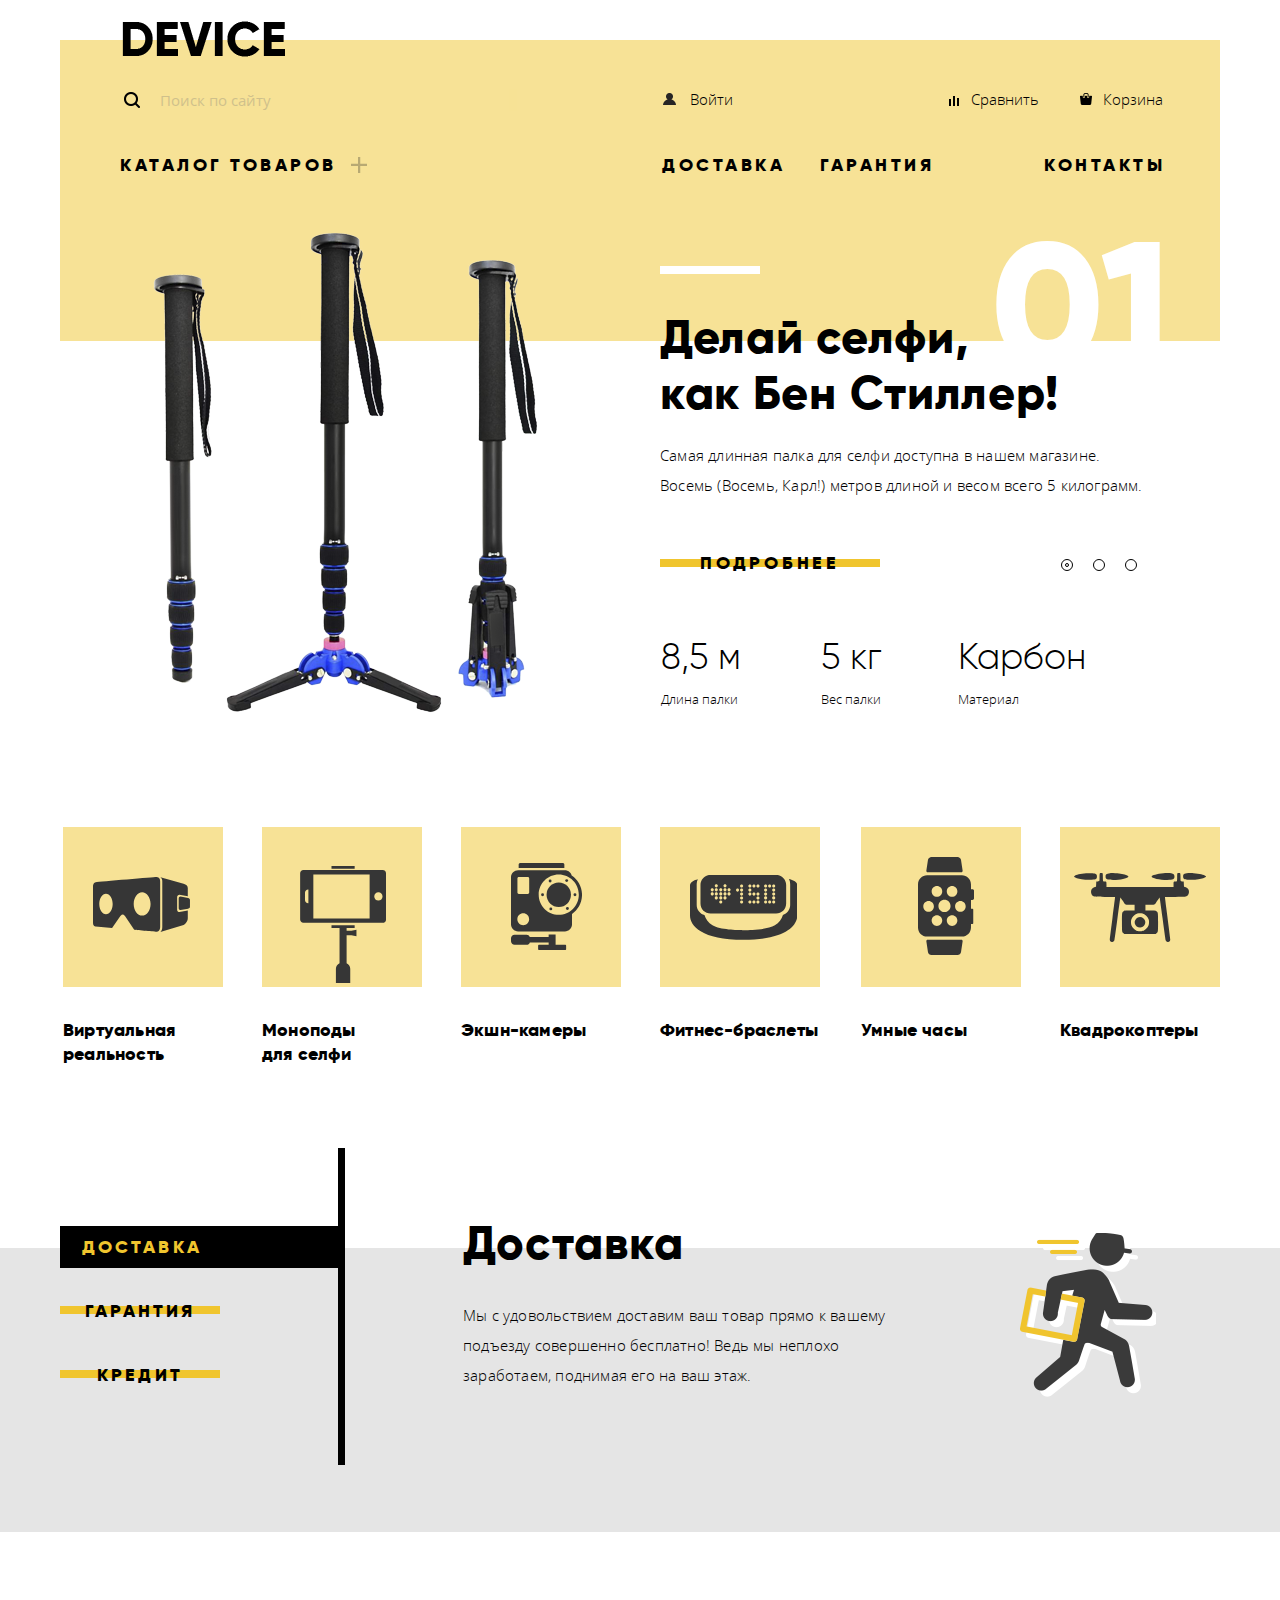
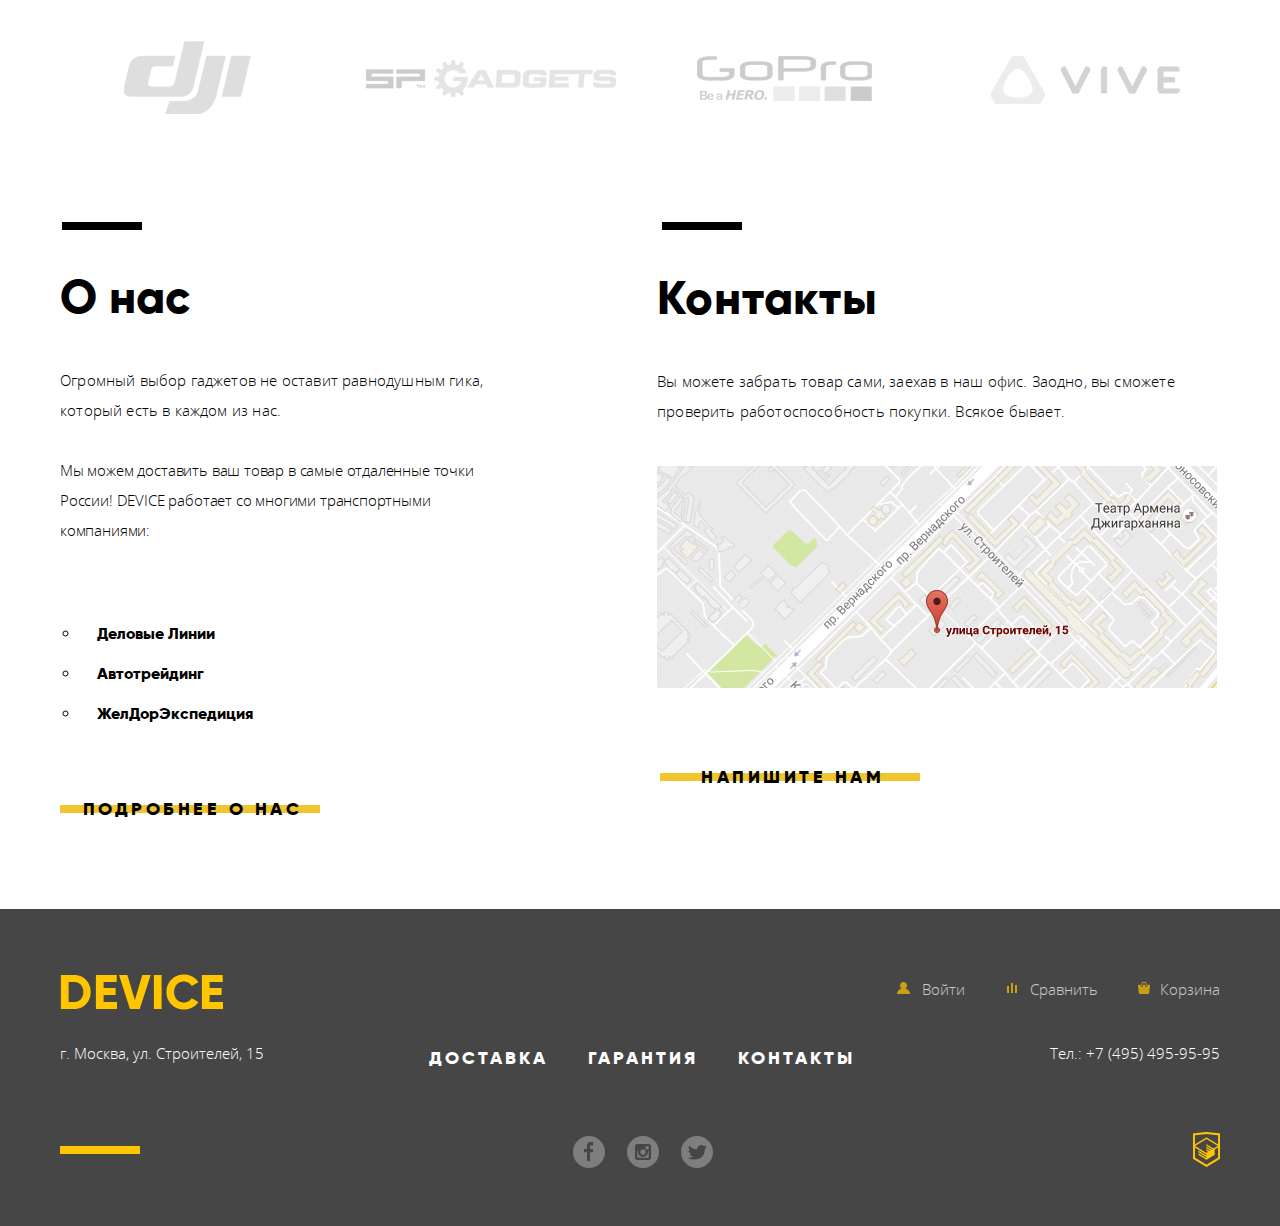
<file: index.html>
<!DOCTYPE html>
<html lang="ru">
    <head>
        <meta charset="utf-8">
        <title>Девайс</title>
        <link href="css/normalize.min.css" rel="stylesheet">
        <link href="css/style.min.css" rel="stylesheet">
    </head>
    <body>
        <header class="container main-header">
            <a class="main-header-logo" href="index.html">
              <img src="img/logo.png" alt="Логотип магазина Device" width="163" height="36">
            </a>
            <div class="header-wrapper">
                <div class="user-menu">
                    <form class="search-form" action="https://echo.htmlacademy.ru" method="get">
                        <label class="visually-hidden" for="search-input">Найти на сайте</label>
                        <input id="search-input" type="search" name="search" placeholder="Поиск по сайту">
                        <button class="btn-search" type="submit">Найти</button>
                    </form>
                    <ul class="user-nav">
                        <li class="user-nav-item">
                            <a class="user-nav-link user-nav-login" href="#">Войти</a>
                        </li>
                        <li class="user-nav-item">
                            <a class="user-nav-link user-nav-compare" href="#">Сравнить</a>
                        </li>
                        <li class="user-nav-item">
                            <a class="user-nav-link user-nav-cart" href="#">Корзина</a>
                        </li>
                    </ul>
                </div>
                <nav>
                    <ul class="main-nav">
                        <li class="main-nav-item dropdown-menu">
                            <a class="dropdown-open-link" href="#">Каталог товаров</a>
                            <ul class="catalog-dropdown">
                                <li class="dropdown-item">
                                    <a class="dropdown-link" href="#">Виртуальная реальность</a>
                                </li>
                                <li class="dropdown-item">
                                    <a class="dropdown-link" href="#">Фитнес-браслеты</a>
                                </li>
                                <li class="dropdown-item">
                                    <a class="dropdown-link" href="#">Квадрокоптеры</a>
                                </li>
                                <li class="dropdown-item">
                                    <a class="dropdown-link" href="catalog.html">Моноподы для селфи</a>
                                </li>
                                <li class="dropdown-item">
                                    <a class="dropdown-link" href="#">Умные часы</a>
                                </li>
                                <li class="dropdown-item">
                                    <a class="dropdown-link" href="#">Экшн-камеры</a>
                                </li>
                            </ul>
                        </li>
                        <li class="main-nav-item">
                            <a href="#">Доставка</a>
                        </li>
                        <li class="main-nav-item">
                            <a href="#">Гарантия</a>
                        </li>
                        <li class="main-nav-item">
                            <a href="#">Контакты</a>
                        </li>
                    </ul>
                </nav>
            </div>
        </header>

        <main>
            <h1 class="visually-hidden">Интернет-магазин гаджетов Device</h1>

            <section class="container slider">
                <h2 class="visually-hidden">Слайдер с товарами</h2>

                <div class="slides slide-1 active">
                    <div class="slider-image">
                        <img src="img/slider-1.png" alt="Селфи-палка" width="384" height="486">
                    </div>

                    <div class="slider-wrapper">
                        <h3 class="title">Делай селфи, <br> как Бен Стиллер!</h3>
                        <p>Самая длинная палка для селфи доступна в нашем магазине.
                            Восемь (Восемь, Карл!) метров длиной и весом всего 5 килограмм.
                        </p>
                        <span class="slide-number">01</span>
                        <a class="btn-link slider-btn" href="#">Подробнее</a>
                        <table>
                            <tr>
                                <td>8,5 м</td><td>5 кг</td><td>Карбон</td>
                            </tr>
                            <tr>
                                <th>Длина палки</th><th>Вес палки</th><th>Материал</th>
                            </tr>
                        </table>
                    </div>
                </div>
                <div class="slides slide-2">
                    <div class="slider-image">
                        <img src="img/slider-2.png" alt="Фитнес-браслет" width="345" height="485">
                    </div>

                    <div class="slider-wrapper">
                        <h3 class="title">Худеем <br> правильно!</h3>
                        <p>Мотивирующие фитнес-браслеты помогут найти в себе силы
                            не пропускать занятия и соблюдать диету.
                        </p>
                        <span class="slide-number">02</span>
                        <a class="btn-link slider-btn" href="#">Подробнее</a>
                        <table>
                            <tr>
                                <td>48 часов</td>
                            </tr>
                            <tr>
                                <th>Без подзарядки</th>
                            </tr>
                        </table>
                    </div>
                </div>
                <div class="slides slide-3">
                    <div class="slider-image">
                        <img src="img/slider-3.png" alt="Дрон" width="526" height="334">
                    </div>

                    <div class="slider-wrapper">
                        <h3 class="title">Порхает как бабочка, жалит как пчела!</h3>
                        <p>Этот обычный, на первый взгляд, квадрокоптер оснащен
                        мощным лазером, замаскированным под стандартную камеру.
                        </p>
                        <span class="slide-number">03</span>
                        <a class="btn-link slider-btn" href="#">Подробнее</a>
                        <table>
                            <tr>
                                <td>800 м</td><td>50 м</td>
                            </tr>
                            <tr>
                                <th>Дальность полета</th><th>Радиус поражения</th>
                            </tr>
                        </table>
                    </div>
                </div>

                <div class="toggles">
                    <button class="slide-toggle toggle-active" type="button">
                        <span class="visually-hidden">Кнопка переключения на слайд 1</span>
                    </button>
                    <button class="slide-toggle" type="button">
                        <span class="visually-hidden">Кнопка переключения на слайд 2</span>
                    </button>
                    <button class="slide-toggle" type="button">
                        <span class="visually-hidden">Кнопка переключения на слайд 3</span>
                    </button>
                </div>
            </section>

            <section class="container categories">
                <h2 class="visually-hidden">Наши товары</h2>
                <ul class="goods-list">
                    <li class="goods-item">
                        <a class="goods-link virtual-reality" href="#">
                            <h3>Виртуальная реальность</h3>
                        </a>
                    </li>
                    <li class="goods-item">
                        <a class="goods-link monopods" href="#">
                            <h3>Моноподы для&nbsp;селфи</h3>
                        </a>
                    </li>
                    <li class="goods-item">
                        <a class="goods-link action-cameras" href="#">
                            <h3>Экшн-камеры</h3>
                        </a>
                    </li>
                    <li class="goods-item">
                        <a class="goods-link fintess-bands" href="#">
                            <h3>Фитнес-браслеты</h3>
                        </a>
                    </li>
                    <li class="goods-item">
                        <a class="goods-link smart-watches" href="#">
                            <h3>Умные часы</h3>
                        </a>
                    </li>
                    <li class="goods-item">
                        <a class="goods-link quadrocopters" href="#">
                            <h3>Квадрокоптеры</h3>
                        </a>
                    </li>
                </ul>
            </section>
            <section class="info">
                <div class="info-wrapper container">
                    <div class="info-selectors-wrapper">
                        <h2 class="visually-hidden">Информационный раздел</h2>
                        <button class="info-selector info-delivery active-info-selector" type="button">Доставка</button>
                        <button class="info-selector info-warranty">Гарантия</button>
                        <button class="info-selector info-credit">Кредит</button>
                    </div>

                    <div class="info-description-wrapper">
                         <div class="info-items info-1 active-info">
                             <h3 class="title">Доставка</h3>
                             <p>
                                 Мы с удовольствием доставим ваш товар прямо к вашему подъезду совершенно бесплатно! Ведь мы неплохо заработаем,
                                 поднимая его на ваш этаж.
                             </p>
                         </div>
                         <div class="info-items info-2">
                             <h3 class="title">Гарантия</h3>
                             <p>Если из-за возгорания купленного у нас товара у вас сгорит дом — не переживайте, мы выдадим вам новый. <br>
                                Товар, не дом, конечно же.
                            </p>
                         </div>
                         <div class="info-items info-3">
                             <h3 class="title">Кредит</h3>
                             <p>Залезть в долговую яму стало проще! Кредитные консультанты подберут для вас наиболее выгодные
                                условия кредита. Выгодные для нашего банка, разумеется.
                            </p>
                         </div>
                     </div>
                 </div>
            </section>

            <section class="brands">
                <div class="container">
                    <h2 class="visually-hidden">Бренды в магазине Device</h2>
                    <a class="brands-link dji-link" href="#">
                        <img src="img/logo-1-gray.png" alt="dji" width="260" height="100">
                    </a>
                    <a class="brands-link sp-gadgets-link" href="#">
                        <img src="img/logo-2-gray.png" alt="sp gadgets" width="260" height="100">
                    </a>
                    <a class="brands-link gopro-link" href="#">
                        <img src="img/logo-3-gray.png" alt="GoPro" width="260" height="100">
                    </a>
                    <a class="brands-link vive-link" href="#">
                        <img src="img/logo-4-gray.png" alt="Vive" width="260" height="100">
                    </a>
                </div>
            </section>

            <div class="about-us-contacts-wrapper container">
                <section class="about-us">
                    <h2 class="title">О нас</h2>
                    <p>Огромный выбор гаджетов не оставит равнодушным гика, который есть в каждом из нас.</p>
                    <p>Мы можем доставить ваш товар в самые отдаленные точки России! DEVICE работает со многими транспортными компаниями:</p>
                    <ul>
                        <li>Деловые Линии</li>
                        <li>Автотрейдинг</li>
                        <li>ЖелДорЭкспедиция</li>
                    </ul>
                    <a class="btn-link" href="#">Подробнее о нас</a>
                </section>

                <section class="contacts">
                    <h2 class="title">Контакты</h2>
                    <p>Вы можете забрать товар сами, заехав в наш офис. Заодно, вы сможете проверить работоспособность покупки. Всякое бывает.</p>
                    <div class="map">
                        <img class="map-image" src="img/map.jpg" alt="Мы на карте" width="560" height="222">
                    </div>
                    <a class="btn-link write-us-btn" href="#">Напишите нам</a>
                </section>
            </div>
        </main>

        <footer class="page-footer">
            <div class="container">

                <div class="footer-level footer-top">
                    <a class="main-footer-logo">
                      <img src="img/logo-footer.png" width="163" height="36" alt="Логотип магазина Device">
                    </a>
                    <ul class="user-nav-footer">
                        <li class="user-nav-item-footer unlogged">
                            <a class="login-link" href="#">Войти</a>
                        </li>
                        <li class="user-nav-item-footer unlogged">
                            <a class="compare-link" href="#">Сравнить</a>
                        </li>
                        <li class="user-nav-item-footer unlogged">
                            <a class="cart-link" href="#">Корзина</a>
                        </li>
                    </ul>
                </div>

                <div class="footer-level footer-middle">
                    <p class="adress">г. Москва, ул. Строителей, 15</p>
                    <ul class="main-nav-footer">
                        <li class="main-nav-footer-item">
                            <a href="#">Доставка</a>
                        </li>
                        <li class="main-nav-footer-item">
                            <a href="#">Гарантия</a>
                        </li>
                        <li class="main-nav-footer-item">
                            <a href="#">Контакты</a>
                        </li>
                    </ul>
                    <div class="phone-wrapper">
                        <a class="phone" href="tel:+74954959595">Тел.: +7 (495) 495-95-95</a>
                    </div>
                </div>

                <div class="footer-level footer-bottom">
                    <ul class="social">
                        <li>
                            <a class="social-fb" href="#">
                                <span class="visually-hidden">Facebook</span>
                            </a>
                        </li>
                        <li>
                            <a class="social-inst" href="#">
                                <span class="visually-hidden">Instagram</span>
                            </a>
                        </li>
                        <li>
                            <a class="social-tw" href="#">
                                <span class="visually-hidden">Twitter</span>
                            </a>
                        </li>
                    </ul>
                    <a class="copyright" href="https://htmlacademy.ru/intensive/htmlcss">
                        <span class="visually-hidden">Ссылка на курс HTML Academy</span>
                    </a>
                </div>
            </div>
        </footer>



        <!-- pop ups -->
        <section class="modal modal-write-us">

                <h2 class="visually-hidden">Напишите нам</h2>
                <form class="write-us-form" action="https://echo.htmlacademy.ru" method="post">
                    <div class="name-mail">
                        <div class="name-wrapper">
                            <label for="username">Ваше имя:</label>
                            <input class="form-item name-form" id="username" type="text" name="username" placeholder="Имя Фамилия">
                        </div>

                        <div class="email-wrapper">
                            <label for="email">Ваш e-mail:</label>
                            <input class="form-item email-form" id="email" type="email" name="email" placeholder="email@example.ru">
                        </div>
                    </div>

                    <label for="message">Текст письма:</label>
                    <textarea class="form-item message-form" id="message" name="message" placeholder="В свободной форме"></textarea>

                    <button class="btn-link" type="submit">Отправить</button>
                </form>
                <button class="close-modal write-us-close-modal" type="button">
                    <span class="visually-hidden">Закрыть окно</span>
                </button>

        </section>

        <section class="modal modal-map" id="map">
            <h2 class="visually-hidden">Как до нас добраться</h2>

            <button class="close-modal map-close-modal" type="button">
                <span class="visually-hidden">Закрыть окно</span>
            </button>
        </section>
        <script src="https://api-maps.yandex.ru/2.1/?lang=ru_RU" type="text/javascript"></script>
        <script src="js/script.min.js"></script>
    </body>
</html>
</file>
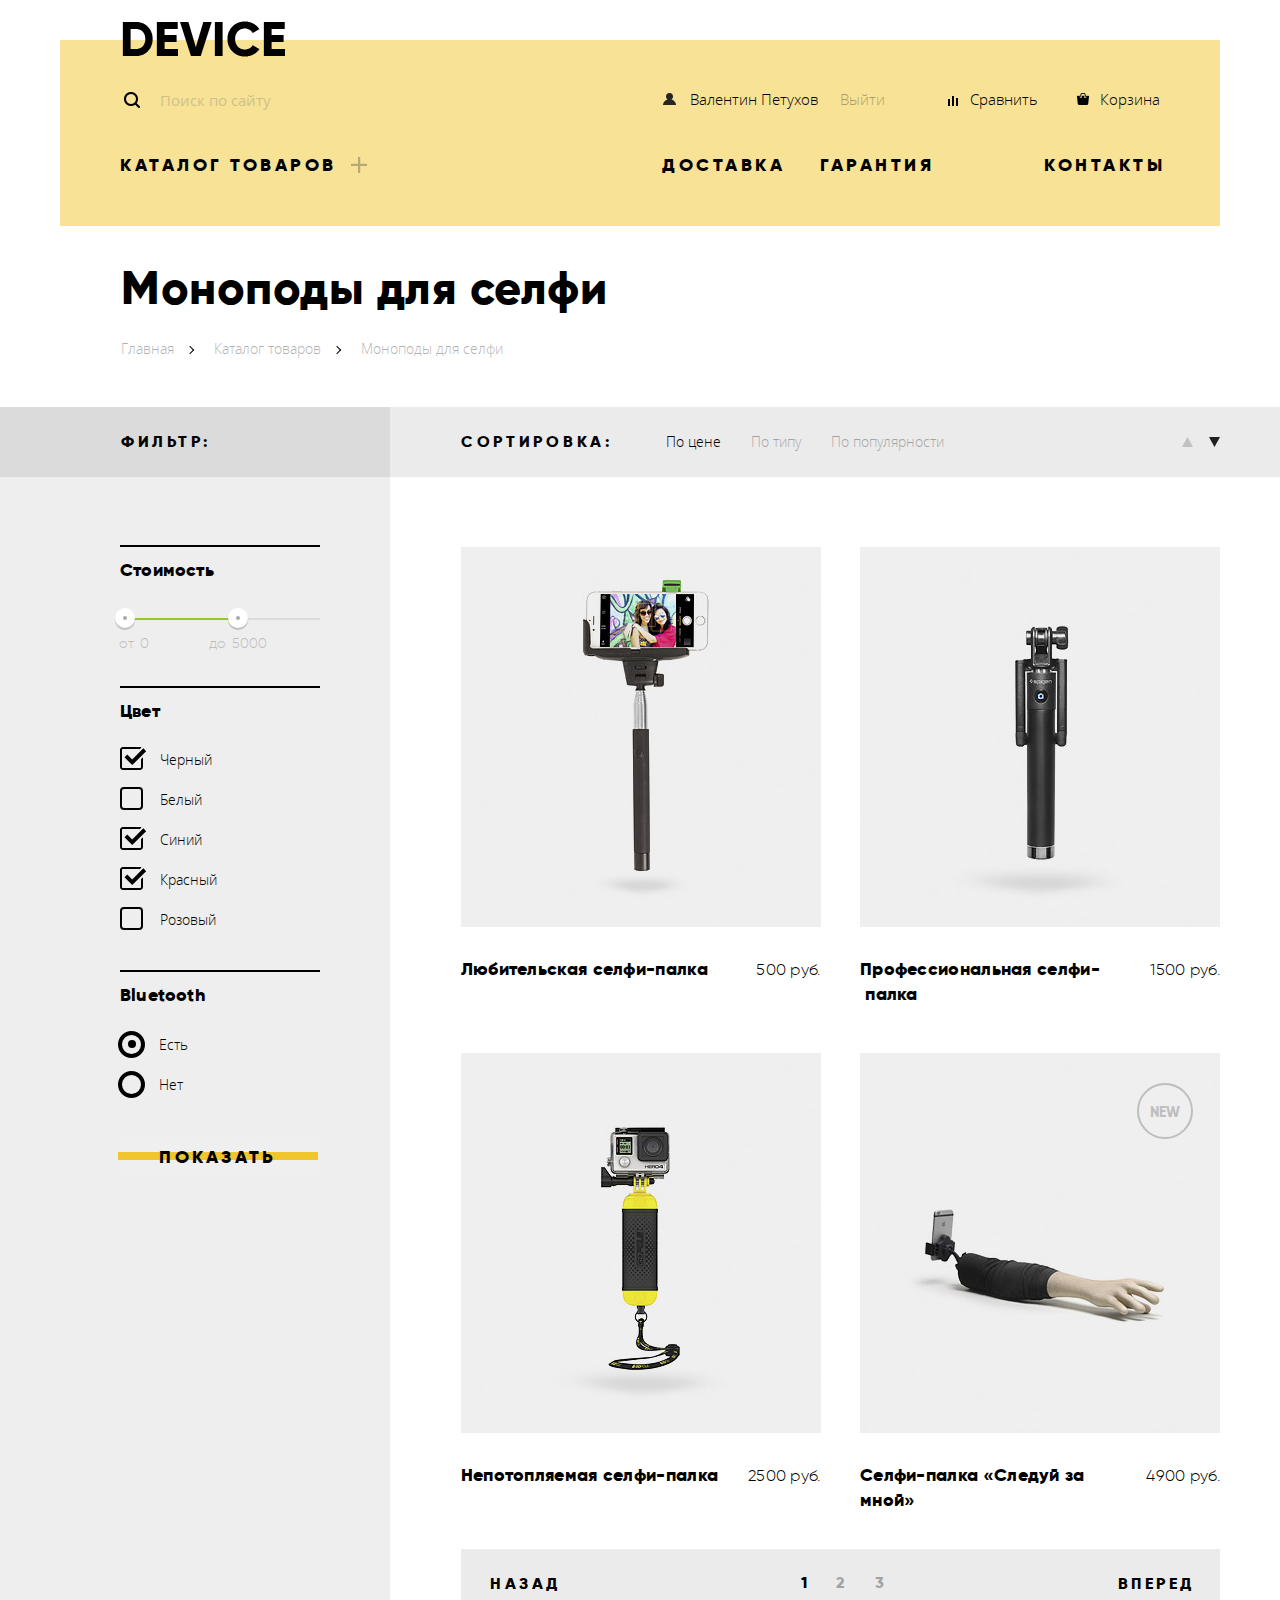
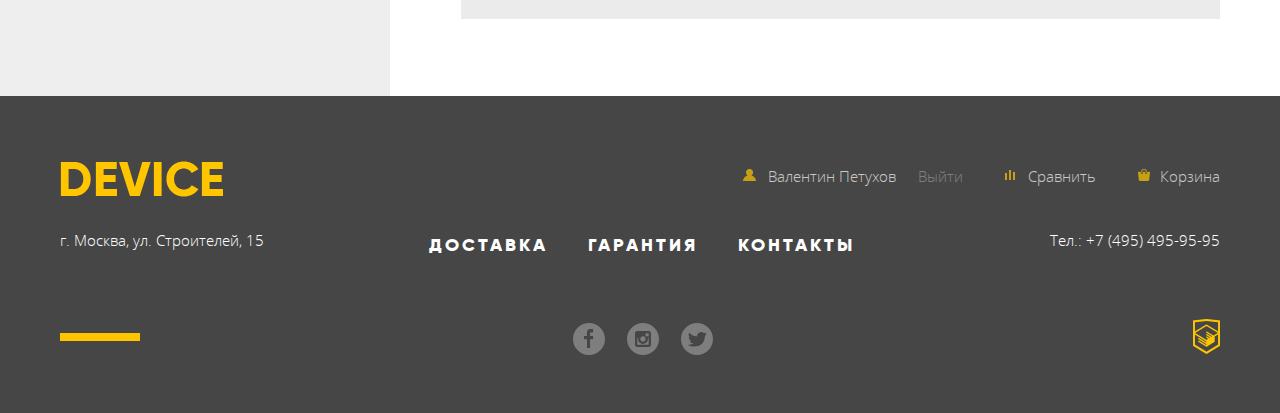
<file: catalog.html>
<!DOCTYPE html>
<html lang="ru">
    <head>
        <meta charset="utf-8">
        <title>Каталог</title>
        <link href="css/normalize.min.css" rel="stylesheet">
        <link href="css/style.min.css" rel="stylesheet">
    </head>
    <body>
        <header class="container main-header">
            <a class="main-header-logo" href="index.html">
              <img src="img/logo.png" alt="Логотип магазина Device" width="163" height="36">
            </a>
            <div class="header-wrapper">
                <div class="user-menu">
                    <form class="search-form" action="https://echo.htmlacademy.ru" method="get">
                        <label class="visually-hidden" for="search-input">Найти на сайте</label>
                        <input id="search-input" type="search" name="search" placeholder="Поиск по сайту">
                        <button class="btn-search" type="submit">Найти</button>
                    </form>
                    <ul class="user-nav user-nav-logged">
                        <li class="user-nav-item logged">
                            <a class="user-nav-link user-nav-login" href="#">Валентин Петухов</a>
                        </li>
                        <li class="user-nav-item logged">
                            <a class="user-nav-link login-out" href="#">Выйти</a>
                        </li>
                        <li class="user-nav-item logged">
                            <a class="user-nav-link user-nav-compare" href="#">Сравнить</a>
                        </li>
                        <li class="user-nav-item logged">
                            <a class="user-nav-link user-nav-cart" href="#">Корзина</a>
                        </li>
                    </ul>
                </div>
                <nav>
                    <ul class="main-nav">
                        <li class="main-nav-item dropdown-menu">
                            <a class="dropdown-open-link" href="#">Каталог товаров</a>
                            <ul class="catalog-dropdown">
                                <li class="dropdown-item">
                                    <a class="dropdown-link" href="#">Виртуальная реальность</a>
                                </li>
                                <li class="dropdown-item">
                                    <a class="dropdown-link" href="#">Фитнес-браслеты</a>
                                </li>
                                <li class="dropdown-item">
                                    <a class="dropdown-link" href="#">Квадрокоптеры</a>
                                </li>
                                <li class="dropdown-item">
                                    <a class="dropdown-link" href="catalog.html">Моноподы для селфи</a>
                                </li>
                                <li class="dropdown-item">
                                    <a class="dropdown-link" href="#">Умные часы</a>
                                </li>
                                <li class="dropdown-item">
                                    <a class="dropdown-link" href="#">Экшн-камеры</a>
                                </li>
                            </ul>
                        </li>
                        <li class="main-nav-item">
                            <a href="#">Доставка</a>
                        </li>
                        <li class="main-nav-item">
                            <a href="#">Гарантия</a>
                        </li>
                        <li class="main-nav-item">
                            <a href="#">Контакты</a>
                        </li>
                    </ul>
                </nav>
            </div>
        </header>

        <main>
            <div class="catalog-top container">
                <h1 class="title">Моноподы для селфи</h1>

                <ul class="breadcrumbs">
                    <li>
                        <a class="breadcrumbs-link" href="index.html">Главная</a> <!-- не понял вопроса. crumbs-link потому что ссылка вложена в breadcrumbs -->
                    </li>
                    <li>
                        <a class="breadcrumbs-link" href="#">Каталог товаров</a>
                    </li>
                    <li>
                        <a class="breadcrumbs-link">Моноподы для селфи</a>
                    </li>
                </ul>
            </div>

            <div class="filter-sorting">
                <div class="filter-sorting-container container">
                    <p class="filter-title" aria-hidden="true">Фильтр:</p>
                    <div class="sort-wrapper">
                        <span class="sort-header">Сортировка:</span>
                        <ul class="goods-sort">
                            <li>
                                <a class="sort-link current-sort" href="#">По цене</a>
                            </li>
                            <li>
                                <a class="sort-link" href="#">По типу</a>
                            </li>
                            <li>
                                <a class="sort-link" href="#">По популярности</a>
                            </li>
                        </ul>
                        <div class="sort-types">
                            <button class="sort-type sort-up" type="button">
                                <img src="img/icon-up-dir.svg" alt="По возрастанию" width="11" height="10">
                            </button>
                            <button class="sort-type sort-down current-sort-type" type="button">
                                <img src="img/icon-up-dir.svg" alt="По убыванию" width="11" height="10">
                            </button>
                        </div>
                    </div>
                </div>
            </div>

            <div class="filter-and-goods">
                <div class="container">
                    <section class="filter">
                        <h2 class="visually-hidden">Фильтр</h2>
                        <form class="filter-form" action="https://echo.htmlacademy.ru" method="get">
                            <fieldset class="filter-section">
                                <legend class="filter-legend">Стоимость</legend>
                                <div class="range-controls">
                                    <div class="scale">
                                        <div class="bar"></div>
                                    </div>
                                    <div class="range-toggle range-toggle-min"></div>
                                    <div class="range-toggle range-toggle-max"></div>

                                        <label class="price-control price-min" for="input-min">
                                            от <input class="range-cost cost-min" id="input-min" type="text" value="0">
                                        </label>

                                        <label class="price-control price-max" for="input-max">
                                            до <input class="range-cost cost-max" id="input-max" type="text" value="5000">
                                        </label>


                                 </div>
                            </fieldset>

                            <fieldset class="filter-section">
                                <legend class="filter-legend">Цвет</legend>
                                <input class="visually-hidden select-color" id="select-black" type="checkbox" name="color" value="black" checked>
                                <label class="filter-label" for="select-black">Черный</label>

                                <input class="visually-hidden select-color" id="select-white" type="checkbox" name="color" value="white" >
                                <label class="filter-label" for="select-white">Белый</label>

                                <input class="visually-hidden select-color" id="select-blue" type="checkbox" name="color" value="blue" checked>
                                <label class="filter-label" for="select-blue">Синий</label>

                                <input class="visually-hidden select-color" id="select-red" type="checkbox" name="color" value="red" checked>
                                <label class="filter-label" for="select-red">Красный</label>

                                <input class="visually-hidden select-color" id="select-pink" type="checkbox" name="color" value="pink">
                                <label class="filter-label" for="select-pink">Розовый</label>
                            </fieldset>

                            <fieldset class="filter-section">
                                <legend class="filter-legend">Bluetooth</legend>
                                <input class="visually-hidden is-bluetooth" id="true" type="radio" name="isBluetooth" value="true" checked>
                                <label for="true" class="filter-label">Есть</label>

                                <input class="visually-hidden is-bluetooth" id="false" type="radio" name="isBluetooth" value="false">
                                <label class="filter-label" for="false">Нет</label>
                            </fieldset>

                            <button class="btn-filter btn-link" type="submit">Показать</button>
                        </form>
                    </section>

                    <div class="goods-wrapper">
                        <section class="catalog">
                            <h2 class="visually-hidden">Список моноподов</h2>
                            <ul class="list-items">
                                <li class="catalog-item">
                                    <div class="item">
                                            <div class="item-image">
                                                <img class="item-img" src="img/item-1.jpg" alt="Любительская селфи-палка" width="360" height="380">
                                                <div class="item-hover">
                                                    <a class="to-cart-link btn-link" href="#">В корзину</a>
                                                    <a class="compare-link" href="#">Добавить к сравнению</a>
                                                </div>
                                            </div>
                                            <div class="item-info">
                                                <h3 class="item-title">
                                                    <a class="item-link" href="#">Любительская селфи-палка</a>
                                                </h3>
                                                <p class="price">500 руб.</p>
                                            </div>
                                    </div>
                                </li>
                                <li class="catalog-item">
                                    <div class="item">
                                            <div class="item-image">
                                                <img src="img/item-2.jpg" alt="Профессиональная селфи-палка" width="360" height="380">
                                                <div class="item-hover">
                                                    <a class="to-cart-link btn-link" href="#" >В корзину</a>
                                                    <a class="compare-link" href="#">Добавить к сравнению</a>
                                                </div>
                                            </div>
                                            <div class="item-info">
                                                <h3 class="item-title">
                                                    <a class="item-link" href="#">Профессиональная селфи-&nbsp;палка</a>
                                                </h3>
                                                <p class="price">1500 руб.</p>
                                            </div>
                                    </div>
                                </li>
                                <li class="catalog-item">
                                    <div class="item">
                                            <div class="item-image">
                                                <img src="img/item-3.jpg" alt="Непотопляемая селфи-палка" width="360" height="380">
                                                <div class="item-hover">
                                                    <a class="to-cart-link btn-link" href="#" >В корзину</a>
                                                    <a class="compare-link" href="#" >Добавить к сравнению</a>
                                                </div>
                                            </div>
                                            <div class="item-info">
                                                <h3 class="item-title">
                                                    <a class="item-link" href="#">Непотопляемая селфи-палка</a>
                                                </h3>
                                                <p class="price">2500 руб.</p>
                                            </div>
                                    </div>
                                </li>
                                <li class="catalog-item">
                                    <div class="item new">
                                            <div class="item-image">
                                                <img src="img/item-4.jpg" alt="Непотопляемая селфи-палка" width="360" height="380">
                                                <div class="item-hover">
                                                    <a class="to-cart-link btn-link" href="#">В корзину</a>
                                                    <a class="compare-link" href="#">Добавить к сравнению</a>
                                                </div>
                                            </div>
                                            <div class="item-info">
                                                <h3 class="item-title">
                                                    <a class="item-link" href="#">Селфи-палка &laquo;Следуй за мной&raquo;</a>
                                                </h3>
                                                <p class="price">4900 руб.</p>
                                            </div>
                                    </div>
                                </li>
                            </ul>
                        </section>

                        <ul class="pagination">
                            <li class="page-back">
                                <a class="pagination-link link-back active">Назад</a>
                            </li>

                            <li class="page-number current-page">
                                <a class="pagination-link active">1</a>
                            </li>
                            <li class="page-number">
                                <a class="pagination-link" href="#">2</a>
                            </li>
                            <li class="page-number">
                                <a class="pagination-link" href="#">3</a>
                            </li>

                            <li class="page-forward">
                                <a class="pagination-link link-forward active" href="#">Вперед</a>
                            </li>
                        </ul>
                    </div>
                </div>
            </div>
        </main>

        <footer class="page-footer">
            <div class="container">
                <div class="footer-level footer-top">
                    <a class="main-footer-logo">
                      <img src="img/logo-footer.png" alt="Логотип магазина Device" width="163" height="36">
                    </a>
                    <ul class="user-nav-footer">
                        <li>
                            <a class="login-link" href="#">Валентин Петухов</a>
                        </li>
                        <li>
                            <a class="login-out" href="#">Выйти</a>
                        </li>
                        <li>
                            <a class="compare-link" href="#">Сравнить</a>
                        </li>
                        <li>
                            <a class="cart-link" href="#">Корзина</a>
                        </li>
                    </ul>
                </div>

                <div class="footer-level footer-middle">
                    <p class="adress">г. Москва, ул. Строителей, 15</p>
                    <ul class="main-nav-footer">
                        <li class="main-nav-footer-item">
                            <a href="#">Доставка</a>
                        </li>
                        <li class="main-nav-footer-item">
                            <a href="#">Гарантия</a>
                        </li>
                        <li class="main-nav-footer-item">
                            <a href="#">Контакты</a>
                        </li>
                    </ul>
                    <div class="phone-wrapper">
                        <a class="phone" href="tel:+74954959595">Тел.: +7 (495) 495-95-95</a>
                    </div>
                </div>

                <div class="footer-level footer-bottom">
                    <ul class="social">
                        <li>
                            <a class="social-fb" href="#">
                                <span class="visually-hidden">Facebook</span>
                            </a>
                        </li>
                        <li>
                            <a class="social-inst" href="#">
                                <span class="visually-hidden">Instagram</span>
                            </a>
                        </li>
                        <li>
                            <a class="social-tw" href="#">
                                <span class="visually-hidden">Twitter</span>
                            </a>
                        </li>
                    </ul>
                    <a class="copyright" href="https://htmlacademy.ru/intensive/htmlcss">
                        <span class="visually-hidden">Ссылка на курс HTML Academy</span>
                    </a>
                </div>
            </div>
        </footer>
        <script src="js/script.min.js"></script>
    </body>
</html>
</file>
<file: css/style.min.css>
@-webkit-keyframes show-popup{0%{-webkit-transform:translate(-1000%,-50%);transform:translate(-1000%,-50%)}65%{-webkit-transform:translate(10px,-50%);transform:translate(10px,-50%)}75%{-webkit-transform:translate(-5px,-50%);transform:translate(-5px,-50%)}to{-webkit-transform:translate(-50%,-50%);transform:translate(-50%,-50%)}}@keyframes show-popup{0%{-webkit-transform:translate(-1000%,-50%);transform:translate(-1000%,-50%)}65%{-webkit-transform:translate(10px,-50%);transform:translate(10px,-50%)}75%{-webkit-transform:translate(-5px,-50%);transform:translate(-5px,-50%)}to{-webkit-transform:translate(-50%,-50%);transform:translate(-50%,-50%)}}@-webkit-keyframes error{0%,to{-webkit-transform:translate(-50%,-50%);transform:translate(-50%,-50%)}10%,30%,50%,70%,90%{-webkit-transform:translate(-52%,-50%);transform:translate(-52%,-50%)}20%,40%,60%,80%{-webkit-transform:translate(-48%,-50%);transform:translate(-48%,-50%)}}@keyframes error{0%,to{-webkit-transform:translate(-50%,-50%);transform:translate(-50%,-50%)}10%,30%,50%,70%,90%{-webkit-transform:translate(-52%,-50%);transform:translate(-52%,-50%)}20%,40%,60%,80%{-webkit-transform:translate(-48%,-50%);transform:translate(-48%,-50%)}}@font-face{font-family:'OpenSans';font-style:normal;font-weight:300;src:local('OpenSans'),url(../fonts/opensanslight.woff2) format('woff2'),url(../fonts/opensanslight.woff) format('woff')}@font-face{font-family:'OpenSans';font-style:normal;font-weight:400;src:local('OpenSans'),url(../fonts/opensans.woff2) format('woff2'),url(../fonts/opensans.woff) format('woff')}@font-face{font-family:'Gilroy';font-style:normal;font-weight:300;src:local('Gilroy'),url(../fonts/gilroylight.woff2) format('woff2'),url(../fonts/gilroylight.woff) format('woff')}@font-face{font-family:'Gilroy';font-style:normal;font-weight:800;src:local('Gilroy'),url(../fonts/gilroyextrabold.woff2) format('woff2'),url(../fonts/gilroyextrabold.woff) format('woff')}*,::after,::before{-webkit-box-sizing:inherit;box-sizing:inherit}body{-webkit-box-sizing:border-box;box-sizing:border-box;margin:0;padding:0;height:100%;font-family:OpenSans,Arial,sans-serif;font-size:15px;font-weight:300;line-height:30px;color:#000;background-color:#fff;outline:1px solid #000}a{text-decoration:none}img{max-width:100%}.crumbs-link,.pagination-link,.sort-link,.user-nav-link{color:inherit}.visually-hidden{position:absolute;clip:rect(0 0 0 0);width:1px;height:1px;margin:-1px;overflow:hidden}.container{width:1200px;margin:0 auto;padding:0 20px}.btn-link,.title{font-family:Gilroy,Arial,sans-serif;font-weight:800}.btn-link{display:block;width:220px;border:0;line-height:40px;color:inherit;text-align:center;text-decoration:none;text-transform:uppercase;letter-spacing:2px;background-color:#fff;background-image:-webkit-linear-gradient(transparent 16px,#f0c52e 16px,#f0c52e 24px,transparent 24px);background-image:-o-linear-gradient(transparent 16px,#f0c52e 16px,#f0c52e 24px,transparent 24px);background-image:linear-gradient(transparent 16px,#f0c52e 16px,#f0c52e 24px,transparent 24px);cursor:pointer;font-size:18px}.btn-link:hover{background-color:#f0c52e}.btn-link:active{opacity:.5}.title{font-size:47px}.main-header{position:relative;padding-top:21px}.main-header::after{content:"";position:absolute;top:40px;left:20px;z-index:-10;width:96.6667%;height:40px;background-color:#f7e296}.main-header-logo{display:block;width:250px;height:36px;padding-left:62px}.search-form input{border:0;padding-left:40px;width:355px;opacity:.3;background-color:#f7e296}.main-header-logo:hover,.search-form input:hover{opacity:.6}.search-form input:focus{border-bottom:2px solid #000;line-height:50px;opacity:1;outline:0}.user-menu::before{content:"";position:absolute;top:33%;left:3px;z-index:300;display:block;width:17px;height:17px;background-image:url(../img/search.png);background-repeat:no-repeat;background-position:bottom right}.main-header-logo:active{opacity:.3}.search-form{position:relative;display:-webkit-box;display:-ms-flexbox;display:flex;width:50%;-ms-flex-item-align:center;align-self:center;margin-bottom:5px}.btn-search{display:none;width:85px;border:2px solid #000;line-height:45px;background-color:#f7e296}.btn-search:hover{color:#fff;background-color:#000}.btn-search:active{color:rgba(255,255,255,.7)}.search-form input:focus+.btn-search{display:block}.search-form:active .btn-search{display:block}.main-nav,.user-nav{display:-webkit-box;display:-ms-flexbox;display:flex;padding:0;list-style:none}.user-nav{width:50%;margin-bottom:21px;-webkit-box-flex:1;-ms-flex-positive:1;flex-grow:1}.main-nav{-webkit-box-pack:justify;-ms-flex-pack:justify;justify-content:space-between;padding-left:0}.main-nav li{margin-right:15px}.main-nav-item:nth-of-type(1){position:relative;padding-right:30px}.dropdown-menu.main-nav-item::after{content:"";position:absolute;top:7px;right:0;display:block;width:16px;height:16px;background-image:url(../img/plus.png);background-position:center center;background-repeat:no-repeat;background-color:transparent}.main-nav-item:nth-of-type(2){-webkit-box-flex:1;-ms-flex-positive:1;flex-grow:1;text-align:right;padding-right:20px}.main-nav-item:nth-of-type(3){padding-right:95px}.main-nav-item:nth-of-type(4){margin-right:0;text-align:right}.main-nav-item{letter-spacing:3.5px}.dropdown-item{letter-spacing:0}.user-nav-link{position:relative}.user-nav-link:hover{color:rgba(0,0,0,.4)}.user-nav-link:active{color:rgba(0,0,0,.3)}.user-nav-link::before{content:"";position:absolute;top:4px;left:0;display:block;background-repeat:no-repeat;background-position:center}.main-nav a:hover,.user-nav-link:hover::before{opacity:.6}.main-nav a:active,.user-nav-link:active::before{opacity:.3}.user-nav-login{margin-left:22px;padding-left:25px}.user-nav-login::before{left:-2px;width:13px;height:12px;background-image:url(../img/user.png)}.user-nav-cart,.user-nav-compare{padding-left:22px}.user-nav-compare::before{top:7px;left:0;width:10px;height:10px;background-image:url(../img/compare.png)}.user-nav-cart::before{left:-1px;width:12px;height:12px;background-image:url(../img/cart.png)}.user-menu{position:relative;display:-webkit-box;display:-ms-flexbox;display:flex;-webkit-box-pack:justify;-ms-flex-pack:justify;justify-content:space-between;-webkit-box-align:center;-ms-flex-align:center;align-items:center}.user-nav-item:nth-of-type(1){margin-right:216px}.user-nav-item.logged:nth-of-type(1){margin-right:22px}.user-nav-item:nth-of-type(2){margin-right:42px}.user-nav-item.logged:nth-of-type(2){margin-right:63px}.user-nav-item.logged:nth-of-type(3){margin-right:40px}.main-nav a{font-family:Gilroy,Arial,sans-serif;font-size:18px;font-weight:800;line-height:24px;color:inherit;text-transform:uppercase}.header-wrapper{padding:11px 55px 31px 60px;border-top:1px solid transparent;background-color:#f7e296}.catalog-dropdown{position:absolute;top:30px;left:-60px;display:none;width:1160px;padding:0 0 0 60px;list-style:none}.dropdown-menu .dropdown-link{font-family:OpenSans,Arial,sans-serif;font-size:15px;line-height:36px;font-weight:300;text-transform:none}.dropdown-menu{position:relative}.dropdown-menu:focus .catalog-dropdown,.dropdown-menu:hover .catalog-dropdown{display:-webkit-box;display:-ms-flexbox;display:flex;-ms-flex-wrap:wrap;flex-wrap:wrap;z-index:500;padding-bottom:54px;background-color:#f7e296}.dropdown-menu .dropdown-item:nth-of-type(1){-webkit-box-flex:0;-ms-flex-positive:0;flex-grow:0;margin:0 65px 0 0}.dropdown-menu .dropdown-item:nth-of-type(2),.dropdown-menu .dropdown-item:nth-of-type(3){-webkit-box-flex:0;-ms-flex-positive:0;flex-grow:0;margin:0 75px 0 0}.dropdown-menu .dropdown-item:nth-of-type(3){margin:0;width:45%}.dropdown-menu .dropdown-item:nth-of-type(4),.dropdown-menu .dropdown-item:nth-of-type(5){-webkit-box-flex:0;-ms-flex-positive:0;flex-grow:0;margin:0 90px 0 0}.dropdown-menu .dropdown-item:nth-of-type(5){margin:0;width:70%}.slider,.slides{position:relative}.slider{margin-top:0;margin-bottom:88px}.slides{display:none}.slider-wrapper::after,.slides::before{content:"";position:absolute;top:0;left:0;width:100%;height:115px;background-color:#f7e296}.slider-wrapper,.slides.active{display:-webkit-box;display:-ms-flexbox;display:flex}.slider-wrapper{position:relative;-webkit-box-orient:vertical;-webkit-box-direction:normal;-ms-flex-direction:column;flex-direction:column;width:50%;padding-top:83px;padding-left:20px}.slide-number{position:absolute;top:-10px;right:48px;font-family:Gilroy,Arial,sans-serif;font-size:179px;font-weight:800;line-height:179px;color:#fff}.slider-image{z-index:100;width:50%;display:-webkit-box;display:-ms-flexbox;display:flex;-webkit-box-pack:center;-ms-flex-pack:center;justify-content:center;padding-top:3px}.slide-1 .slider-image{padding-right:10px}.slide-2 .slider-image{padding-top:15px}.slide-3 .slider-image{padding-top:67px;padding-left:10px}.slider h3{z-index:250;margin:0 0 4px;line-height:56px;letter-spacing:.7px}.slider-wrapper::after{top:40px;left:20px;width:100px;height:8px;background-color:#fff}.slider p{margin-bottom:43px;letter-spacing:.2px}.slide-1 p{width:87%}.slide-2 p,.slide-3 p{width:81%}.slider-btn{margin-bottom:49px;letter-spacing:3.7px}.slider-wrapper table{width:100%;margin-bottom:15px}.slider td{font-family:Gilroy,Arial,sans-serif;font-size:36px;font-weight:300;line-height:48px;text-align:left}.slider td:first-child{width:28.5%}.slider td:nth-child(3){width:47%}.slider th{padding-top:7px;padding-bottom:15px;font-size:13px;font-weight:300;line-height:20px;text-align:left}.toggles{position:absolute;right:94px;top:63%;width:85px}.slide-toggle{position:relative;z-index:300;display:inline-block;vertical-align:baseline;width:12px;height:12px;padding:0;border:1px solid #000;background-color:transparent;border-radius:50%;cursor:pointer}.slide-toggle:not(:last-child){margin-right:16px}.toggle-active::after{content:"";position:absolute;top:3px;left:3px;width:4px;height:4px;border:1px solid #000;border-radius:50%}.categories{margin-bottom:64px}.goods-list{display:-webkit-box;display:-ms-flexbox;display:flex;flex-wrap:wrap;-webkit-box-pack:justify;-ms-flex-pack:justify;justify-content:space-between;padding:0;list-style:none}.goods-link{position:relative;display:inline-block;vertical-align:baseline;width:165px;padding-left:3px;font-family:Gilroy,Arial,sans-serif;font-weight:800;line-height:24px;color:inherit;letter-spacing:.2px}.goods-item h3,.goods-link{font-size:18px}.goods-link::after,.goods-link::before{content:"";display:block;width:160px;height:160px}.goods-link::before{margin-bottom:31px;background-color:#f0c52e;opacity:.5}.goods-link::after{position:absolute;top:0;background-repeat:no-repeat;background-position:center}.virtual-reality::after{background-image:url(../img/popular-1.svg);background-position:30px 50px}.monopods::after{background-image:url(../img/popular-2.svg);background-position:38px 39px}.action-cameras::after{background-image:url(../img/popular-3.svg);background-position:50px 36px}.fintess-bands::after{background-image:url(../img/popular-4.svg);background-position:30px 48px}.smart-watches::after{background-image:url(../img/popular-5.svg);background-position:57px 30px}.quadrocopters,.smart-watches{padding-left:5px}.quadrocopters::after{background-image:url(../img/popular-6.svg)}.goods-link:hover::before{opacity:1}.goods-link:active{opacity:.5}.info{margin-bottom:97px;padding-bottom:67px;background-image:-webkit-linear-gradient(top,transparent 100px,#e5e5e5 100px);background-image:-o-linear-gradient(top,transparent 100px,#e5e5e5 100px);background-image:linear-gradient(to bottom,transparent 100px,#e5e5e5 100px)}.about-us-contacts-wrapper h2,.info-description-wrapper,.info-items{position:relative}.info-items{display:none;padding-left:118px;padding-top:24px}.info-selectors-wrapper{position:relative;padding-top:78px;padding-bottom:47px;border-right:7px solid #000}.info-items::after{content:"";position:absolute;top:70px;right:-250px;width:171px;height:194px;background-repeat:no-repeat}.info-1::after,.info-2::after,.info-3::after{background-image:url(../img/delivery.png);background-position:center center}.info-2::after,.info-3::after{background-image:url(../img/warranty.png)}.info-3::after{background-image:url(../img/credit.png)}.info-items h3{margin-bottom:33px;letter-spacing:1.2px}.info-items p{letter-spacing:.2px;width:460px}.active-info,.brands-link:hover::before{display:block}.info-wrapper{display:-webkit-box;display:-ms-flexbox;display:flex}.info-selector{position:relative;display:block;width:160px;margin-bottom:22px;border:0;font-family:Gilroy,Arial,sans-serif;font-size:18px;font-weight:800;line-height:40px;text-align:center;text-transform:uppercase;letter-spacing:3.1px;background-color:transparent;background-image:-webkit-linear-gradient(transparent 16px,#f0c52e 16px,#f0c52e 24px,transparent 24px);background-image:-o-linear-gradient(transparent 16px,#f0c52e 16px,#f0c52e 24px,transparent 24px);background-image:linear-gradient(transparent 16px,#f0c52e 16px,#f0c52e 24px,transparent 24px);cursor:pointer}.info-selector.active-info-selector{width:278px;padding-left:22px;text-align:left}.info-selector:hover{background-color:#f0c52e}.info-credit.active-info-selector,.info-delivery.active-info-selector,.info-warranty.active-info-selector{color:#f0c52e;background-color:#000;background-image:none}.about-us h2,.info h3{line-height:48px}.brands{margin-bottom:96px}.brands .container{display:-webkit-box;display:-ms-flexbox;display:flex;flex-wrap:wrap;-webkit-box-pack:justify;-ms-flex-pack:justify;justify-content:space-between}.brands-link{position:relative;opacity:.2}.brands-link:hover,.social a:hover::after,.user-nav-footer a:hover{opacity:1}.brands-link::before{content:"";position:absolute;top:0;left:0;display:none;width:260px;height:100px;background-repeat:no-repeat;background-position:0 0}.dji-link:hover::before{background-image:url(../img/logo-1.png)}.sp-gadgets-link:hover::before{background-image:url(../img/logo-2.png)}.gopro-link:hover::before{background-image:url(../img/logo-3.png)}.vive-link:hover::before{background-image:url(../img/logo-4.png)}.about-us-contacts-wrapper{display:-webkit-box;display:-ms-flexbox;display:flex;-webkit-box-pack:justify;-ms-flex-pack:justify;justify-content:space-between;margin-bottom:80px}.about-us-contacts-wrapper .btn-link{width:260px;padding-left:5px;letter-spacing:3.5px}.about-us::after{content:"";position:absolute;top:-12px;left:2px;width:80px;height:8px;background-color:#000}.about-us{position:relative;width:50%}.about-us h2{margin-bottom:44px}.about-us p{width:80%;margin-bottom:30px;line-height:30px;letter-spacing:.175px}.about-us p:last-of-type{width:80%;margin-bottom:69px;letter-spacing:-.175px}.about-us ul{padding:0 0 0 20px;margin-bottom:55px;list-style:circle}.about-us li{padding-left:17px;font-family:Gilroy,Arial,sans-serif;font-size:16px;font-weight:800;line-height:40px}.contacts{position:relative;padding-top:10px;padding-left:17px;width:50%}.contacts::before{content:"";position:absolute;top:-12px;left:22px;width:80px;height:8px;background-color:#000}.contacts .title{letter-spacing:.9px}.contacts h2{margin-bottom:53px}.contacts p{margin-bottom:40px;letter-spacing:.175px}.contacts .btn-link{margin-left:3px}.map{margin-bottom:60px;cursor:pointer}.page-footer{padding-top:65px;padding-bottom:55px;background-color:#464646}.page-footer .container{-webkit-box-orient:vertical;-webkit-box-direction:normal;-ms-flex-direction:column;flex-direction:column}.footer-level,.page-footer .container{display:-webkit-box;display:-ms-flexbox;display:flex}.footer-middle,.footer-top{-webkit-box-pack:justify;-ms-flex-pack:justify;justify-content:space-between}.footer-middle{padding-top:18px}.footer-bottom{position:relative;padding-top:33px;-webkit-box-pack:end;-ms-flex-pack:end;justify-content:flex-end;-webkit-box-align:end;-ms-flex-align:end;align-items:flex-end}.main-footer-logo{display:block;width:163px;height:36px}.main-footer-logo:hover{opacity:.6}.main-footer-logo:active{opacity:.3}.footer-top .user-nav-footer{display:-webkit-box;display:-ms-flexbox;display:flex;-webkit-box-align:start;-ms-flex-align:start;align-items:flex-start;width:50%;margin:0;padding-left:20px;padding-right:0;padding-top:0;list-style:none}.user-nav-footer li:nth-child(1){margin-left:108px;margin-right:22px}.user-nav-footer li:nth-child(2){margin-right:45px}.login-out,.user-nav-footer .login-out,.user-nav-footer a:active{opacity:.3}.user-nav-footer li:last-child{margin-left:auto}.user-nav-item-footer.unlogged:nth-of-type(1){margin-left:262px;margin-right:45px}.page-footer p{width:25%;margin:0;padding-top:10px;color:#fff}.main-nav-footer{display:-webkit-box;display:-ms-flexbox;display:flex;-webkit-box-pack:center;-ms-flex-pack:center;justify-content:center;width:50%;padding:0 0 0 4px;list-style:none}.phone-wrapper{width:25%;padding-top:10px;text-align:right}.phone,.user-nav-footer a{color:#fff}.footer-bottom::before{content:"";position:absolute;left:0;bottom:17px;width:80px;height:8px;background-color:#ffc600}.user-nav-footer a{font-size:15px;line-height:28px}.social{display:-webkit-box;display:-ms-flexbox;display:flex;flex-wrap:wrap;-webkit-box-pack:center;-ms-flex-pack:center;justify-content:center;-ms-flex-item-align:center;align-self:center;padding:0;width:40%;margin-right:26.5%;margin-bottom:3px;list-style:none}.social li{margin-right:22px}.social a{position:relative;display:block;width:32px;height:32px;color:#fff}.social a::after,.user-nav-footer a::before{content:"";position:absolute;display:block;background-repeat:no-repeat;background-position:center}.social a::after{width:32px;height:32px;opacity:.3;top:0;left:0}.social-fb::after{background-image:url(../img/fb.svg)}.social-inst::after{background-image:url(../img/inst.svg)}.social-tw::after{background-image:url(../img/tw.svg)}.social a:active::after{opacity:.1}.user-nav-footer a{position:relative;opacity:.7}.user-nav-footer a::before{top:3px;left:-25px}.user-nav-footer .login-link::before{width:13px;height:12px;background-image:url(../img/user-footer.png)}.user-nav-footer .compare-link::before{top:4px;left:-23px;width:10px;height:10px;background-image:url(../img/compare-footer.png)}.user-nav-footer .cart-link::before{left:-22px;width:12px;height:12px;background-image:url(../img/cart-footer.png)}.copyright:hover::after,.user-nav-footer a:hover::before{opacity:.6}.copyright:active::after,.user-nav-footer a:active::before{opacity:.3}.main-nav-footer-item:not(:last-of-type){margin-right:40px}.main-nav-footer a,.modal-write-us label{font-family:Gilroy,Arial,sans-serif;font-size:18px;font-weight:800;line-height:24px}.main-nav-footer a{color:#fff;text-transform:uppercase;letter-spacing:3px}.main-nav-footer a:hover{color:rgba(255,255,255,.6)}.main-nav-footer a:active{color:rgba(255,255,255,.3)}.copyright,.copyright::after{display:block;width:27px;height:35px}.copyright{margin-bottom:4px;position:relative}.copyright::after{content:"";position:absolute;bottom:0;right:0;background-image:url(../img/logo-html.png);background-position:center;cursor:pointer}.modal-map,.modal-write-us{position:fixed;left:50%;top:50%;-webkit-transform:translate(-50%,-50%);-ms-transform:translate(-50%,-50%);transform:translate(-50%,-50%);display:none;width:960px;background-color:#fff;-webkit-box-shadow:0 10px 20px 0 rgba(0,0,0,.2);box-shadow:0 10px 20px 0 rgba(0,0,0,.2)}.modal-write-us{padding-left:100px;padding-top:90px;padding-bottom:80px}.modal-map{height:560px}.active-modal{display:block;-webkit-animation:show-popup .5s;animation:show-popup .5s}.close-modal.active-modal,.modal-map.active-modal{display:block}.name-mail{display:-webkit-box;display:-ms-flexbox;display:flex;margin-bottom:30px}.name-wrapper{margin-right:40px}.email-wrapper,.name-wrapper{display:-webkit-box;display:-ms-flexbox;display:flex;-webkit-box-orient:vertical;-webkit-box-direction:normal;-ms-flex-direction:column;flex-direction:column}.modal-write-us label{margin-bottom:10px}.modal-write-us .btn-link{width:200px;letter-spacing:2px}.modal-write-us textarea{width:760px;height:155px;margin-bottom:43px;padding-left:20px;border:0;line-height:50px;background-color:#f2f2f2}.modal-write-us .email-form,.modal-write-us .name-form{width:360px;padding-left:20px;border:0;padding-top:15px;padding-bottom:15px;background-color:#f2f2f2}.modal-write-us .email-form:hover,.modal-write-us .message-form:hover,.modal-write-us .name-form:hover{background-color:#eaeaea}.modal-write-us .email-form:focus,.modal-write-us .message-form:focus,.modal-write-us .name-form:focus{background-color:#fff;outline:2px solid #f7e296}.email-form.invalid,.message-form.invalid,.name-form.invalid{background-color:#f6dada;outline:0}.modal-error{-webkit-animation:error .5s;animation:error .5s}.close-modal{position:absolute;top:20px;right:20px;z-index:1000;display:none;width:60px;height:60px;border:0;border-radius:50%;background-color:rgba(247,226,150,.5)}.close-modal:hover{background-color:#f7e296}.close-modal:active{background-color:rgba(247,226,150,.3)}.close-modal::after,.close-modal::before{content:"";position:absolute;top:16px;left:29px;width:2px;height:28px;background-color:#fff}.close-modal::after{top:29px;left:16px;width:28px;height:2px}.close-modal::after,.close-modal::before{-webkit-transform:rotate(45deg);-ms-transform:rotate(45deg);transform:rotate(45deg)}.catalog-top{position:relative;margin-top:15px;margin-bottom:31px;border:1px solid transparent}.catalog-top .title{padding-left:60px;margin-bottom:34px;letter-spacing:.5px}.breadcrumbs{display:-webkit-box;display:-ms-flexbox;display:flex;padding:0 0 0 60px;font-size:14px;font-weight:300;line-height:24px;list-style:none}.breadcrumbs li{position:relative}.breadcrumbs li:not(:last-child){padding-right:40px}.breadcrumbs li:not(:last-child)::after{content:"";position:absolute;top:10px;right:21px;display:block;width:6px;height:6px;border-right:1px solid #000;border-bottom:1px solid #000;-webkit-transform:rotate(-45deg);-ms-transform:rotate(-45deg);transform:rotate(-45deg)}.breadcrumbs-link{color:inherit;opacity:.3}.breadcrumbs-link:hover{opacity:.6}.breadcrumbs-link:active{opacity:.1}.filter{z-index:150;padding-top:62px;width:28.2759%}.filter-and-goods{position:relative;z-index:150;background-image:-webkit-gradient(linear,left top,right top,color-stop(30%,#eee),color-stop(30%,transparent));background-image:-webkit-linear-gradient(left,#eee 30%,transparent 30%);background-image:-o-linear-gradient(left,#eee 30%,transparent 30%);background-image:linear-gradient(to right,#eee 30%,transparent 30%)}.filter-and-goods .container{display:-webkit-box;display:-ms-flexbox;display:flex;-webkit-box-pack:justify;-ms-flex-pack:justify;justify-content:space-between;background-image:-webkit-linear-gradient(left,#eee 350px,transparent 350px);background-image:-o-linear-gradient(left,#eee 350px,transparent 350px);background-image:linear-gradient(to right,#eee 350px,transparent 350px)}.filter-sorting{background-image:-webkit-gradient(linear,left top,right top,color-stop(50%,#dbdbdb),color-stop(50%,#ebebeb));background-image:-webkit-linear-gradient(left,#dbdbdb 50%,#ebebeb 50%);background-image:-o-linear-gradient(left,#dbdbdb 50%,#ebebeb 50%);background-image:linear-gradient(to right,#dbdbdb 50%,#ebebeb 50%)}.filter-sorting-container{display:-webkit-box;display:-ms-flexbox;display:flex;padding:0;background-image:-webkit-linear-gradient(left,transparent 350px,#ebebeb 350px);background-image:-o-linear-gradient(left,transparent 350px,#ebebeb 350px);background-image:linear-gradient(to right,transparent 350px,#ebebeb 350px)}.filter-title{display:block;width:28.5%;padding-left:81px;padding-top:7px;padding-bottom:7px;font-family:Gilroy,Arial,sans-serif;font-size:16px;font-weight:800;line-height:24px;text-transform:uppercase;letter-spacing:3.5px;word-wrap:break-word}.goods-sort{padding:0;margin:0;list-style:none}.sort-link{font-size:14px;line-height:18px;opacity:.3}.sort-link:hover{opacity:.6}.sort-link.current-sort,.sort-link:active{opacity:1}.sort-wrapper{position:relative;z-index:150;display:-webkit-box;display:-ms-flexbox;display:flex;-webkit-box-align:baseline;-ms-flex-align:baseline;align-items:baseline;width:71.5%;padding-left:79px;padding-top:19px}.sort-header{max-width:300px;margin-right:53px;font-family:Gilroy,Arial,sans-serif;font-size:16px;font-weight:800;line-height:24px;text-transform:uppercase;letter-spacing:3.7px;word-wrap:break-word}.goods-sort{display:-webkit-box;display:-ms-flexbox;display:flex}.goods-sort li{margin-right:30px}.sort-types{margin-left:auto;margin-right:14px}.sort-type{border:0;background-color:transparent;opacity:.2}.sort-type:hover{opacity:.4}.sort-type.current-sort-type,.sort-type:active{opacity:1}.sort-down{-webkit-transform:rotate(180deg) translateY(-2px);-ms-transform:rotate(180deg) translateY(-2px);transform:rotate(180deg) translateY(-2px)}.filter label{font-size:14px;font-weight:300;line-height:40px}.filter legend::before{content:"";position:absolute;top:6px;left:0;width:200px;height:2px;background-color:#000}.filter-section{display:flex;flex-direction:column;padding-left:58px;margin-bottom:0;border:0}.filter-section:nth-of-type(1),.filter-section:nth-of-type(2) .filter-legend,.filter-section:nth-of-type(3) .filter-legend{margin-bottom:12px}.filter-section:nth-of-type(2){margin-bottom:13px}.filter-legend{position:relative;padding-top:19px;font-family:Gilroy,Arial,sans-serif;font-size:18px;font-weight:800;line-height:24px;letter-spacing:.2px}.btn-filter{width:200px;margin-left:58px;margin-top:20px;letter-spacing:3.3px;background-color:#efefef}.range-controls{position:relative;margin-top:30px;margin-bottom:37px}.range-controls .scale{width:200px;height:2px;background-color:#dbdbdb}.range-controls .bar{width:60%;height:2px;background:#91c92f}.range-toggle{-webkit-box-sizing:content-box;box-sizing:content-box;position:absolute;top:-10px;width:4px;height:4px;background-color:#ababab;border:8px solid #fff;border-radius:50%;-webkit-box-shadow:0 2px 1px 0 rgba(0,0,0,.2);box-shadow:0 2px 1px 0 rgba(0,0,0,.2);cursor:pointer}.range-toggle-min{left:-5px}.range-toggle-max{left:108px}.price-control{position:absolute;top:5px;font-family:Gilroy,Arial,sans-serif;font-size:14px;font-weight:300;line-height:24px;color:#000;opacity:.2}.price-min{left:-1px}.price-max{left:89px}.range-cost{width:50px;background:0 0;border:0}.select-color+label{position:relative;padding-left:40px;cursor:pointer}.select-color+label.blocked,.select-color+label.blocked::before{opacity:.25}.select-color+label::before{-webkit-box-sizing:content-box;box-sizing:content-box;content:"";position:absolute;top:7px;left:0;width:19px;height:19px;border:2px solid #000;border-radius:4px}.select-color+label:hover::before{opacity:.6}.is-bluetooth:focus+label,.select-color:focus+label{opacity:.6}.select-color:checked+label::before{border:0}.select-color:checked+label::after{content:"";position:absolute;top:7px;left:0;width:28px;height:28px;background-image:url(../img/checkbox-on.svg);background-position:0 0;background-repeat:no-repeat}.is-bluetooth:checked+label:hover::after,.select-color:checked+label:hover::after{opacity:.6}.is-bluetooth+label{position:relative;padding-left:39px;cursor:pointer}.is-bluetooth+label::before{-webkit-box-sizing:content-box;box-sizing:content-box;content:"";position:absolute;top:6px;left:-2px;width:19px;height:19px;border:4px solid #000;border-radius:50%}.is-bluetooth+label:hover::before{opacity:.6}.is-bluetooth:checked+label::after{content:"";position:absolute;top:15.5px;left:7.5px;width:8px;height:8px;background-color:#000;border-radius:50%}.goods-wrapper{width:71.5%;padding:0}.list-items{display:-webkit-box;display:-ms-flexbox;display:flex;-webkit-box-pack:justify;-ms-flex-pack:justify;justify-content:space-between;-ms-flex-wrap:wrap;flex-wrap:wrap;padding:55px 0 0 70px;list-style:none}.catalog .list-items{margin-bottom:0}.item{position:relative}.catalog-item{margin-right:0;margin-bottom:47px}.catalog-item:nth-last-of-type(1),.catalog-item:nth-last-of-type(2){margin-bottom:37px}.item:nth-of-type(3) .item-info,.item:nth-of-type(4) .item-info{padding-bottom:0}.item.new::after{content:"new";position:absolute;top:30px;right:27px;display:block;width:56px;height:56px;border:2px solid #000;font-family:Gilroy,Arial,sans-serif;font-size:14px;font-weight:800;color:#000;text-align:center;line-height:56px;text-transform:uppercase;border-radius:50%;opacity:.2}.item-info{display:-webkit-box;display:-ms-flexbox;display:flex;-webkit-box-pack:justify;-ms-flex-pack:justify;justify-content:space-between;-webkit-box-align:baseline;-ms-flex-align:baseline;align-items:baseline}.item-title{width:260px;margin:0;padding:0;line-height:25px}.item-link,.price{font-family:Gilroy,Arial,sans-serif;line-height:24px;letter-spacing:.3px}.item-link{color:inherit;font-size:18px;font-weight:800}.price{margin:0;padding:0;font-size:16px;font-weight:300}.compare-link{font-size:13px;font-weight:300;line-height:36px;color:inherit}.item-image{position:relative;margin:0 0 20px}.item-hover{top:0;right:0;width:100%;height:95%;display:none;text-align:center;background-color:rgba(238,238,238,.7)}.item:hover .item-hover{display:block}.item-hover,.item-hover a{position:absolute}.to-cart-link{top:47%;left:20%;letter-spacing:2px;background-color:transparent}.compare-link{top:57%;left:30%}.pagination{display:-webkit-box;display:-ms-flexbox;display:flex;-webkit-box-pack:justify;-ms-flex-pack:justify;justify-content:space-between;margin-left:70px;margin-top:0;margin-bottom:77px;padding:0;font-family:Gilroy,Arial,sans-serif;font-size:16px;font-weight:800;line-height:24px;text-transform:uppercase;list-style:none;background-color:#ebebeb}.pagination-link{opacity:.3;margin-right:15px;letter-spacing:3.5px}.pagination-link.active{opacity:1}.page-number:not(:last-of-type){margin-right:11px}.page-number{margin-top:22px}.page-number .pagination-link{opacity:.3}.page-number .pagination-link:hover{opacity:.6}.current-page .pagination-link,.page-number .pagination-link:active{opacity:1}.link-back,.link-forward{display:block;width:126px;height:70px;text-align:center;line-height:70px}.link-back{margin-left:auto}.link-forward{margin-right:auto}.link-back:hover,.link-forward:hover{background-color:#d9d9d9}.link-back:active,.link-forward:active{opacity:.3}.page-back{padding-left:2px;margin-right:197px}.page-forward{padding-right:2px;margin-left:180px}
</file>
